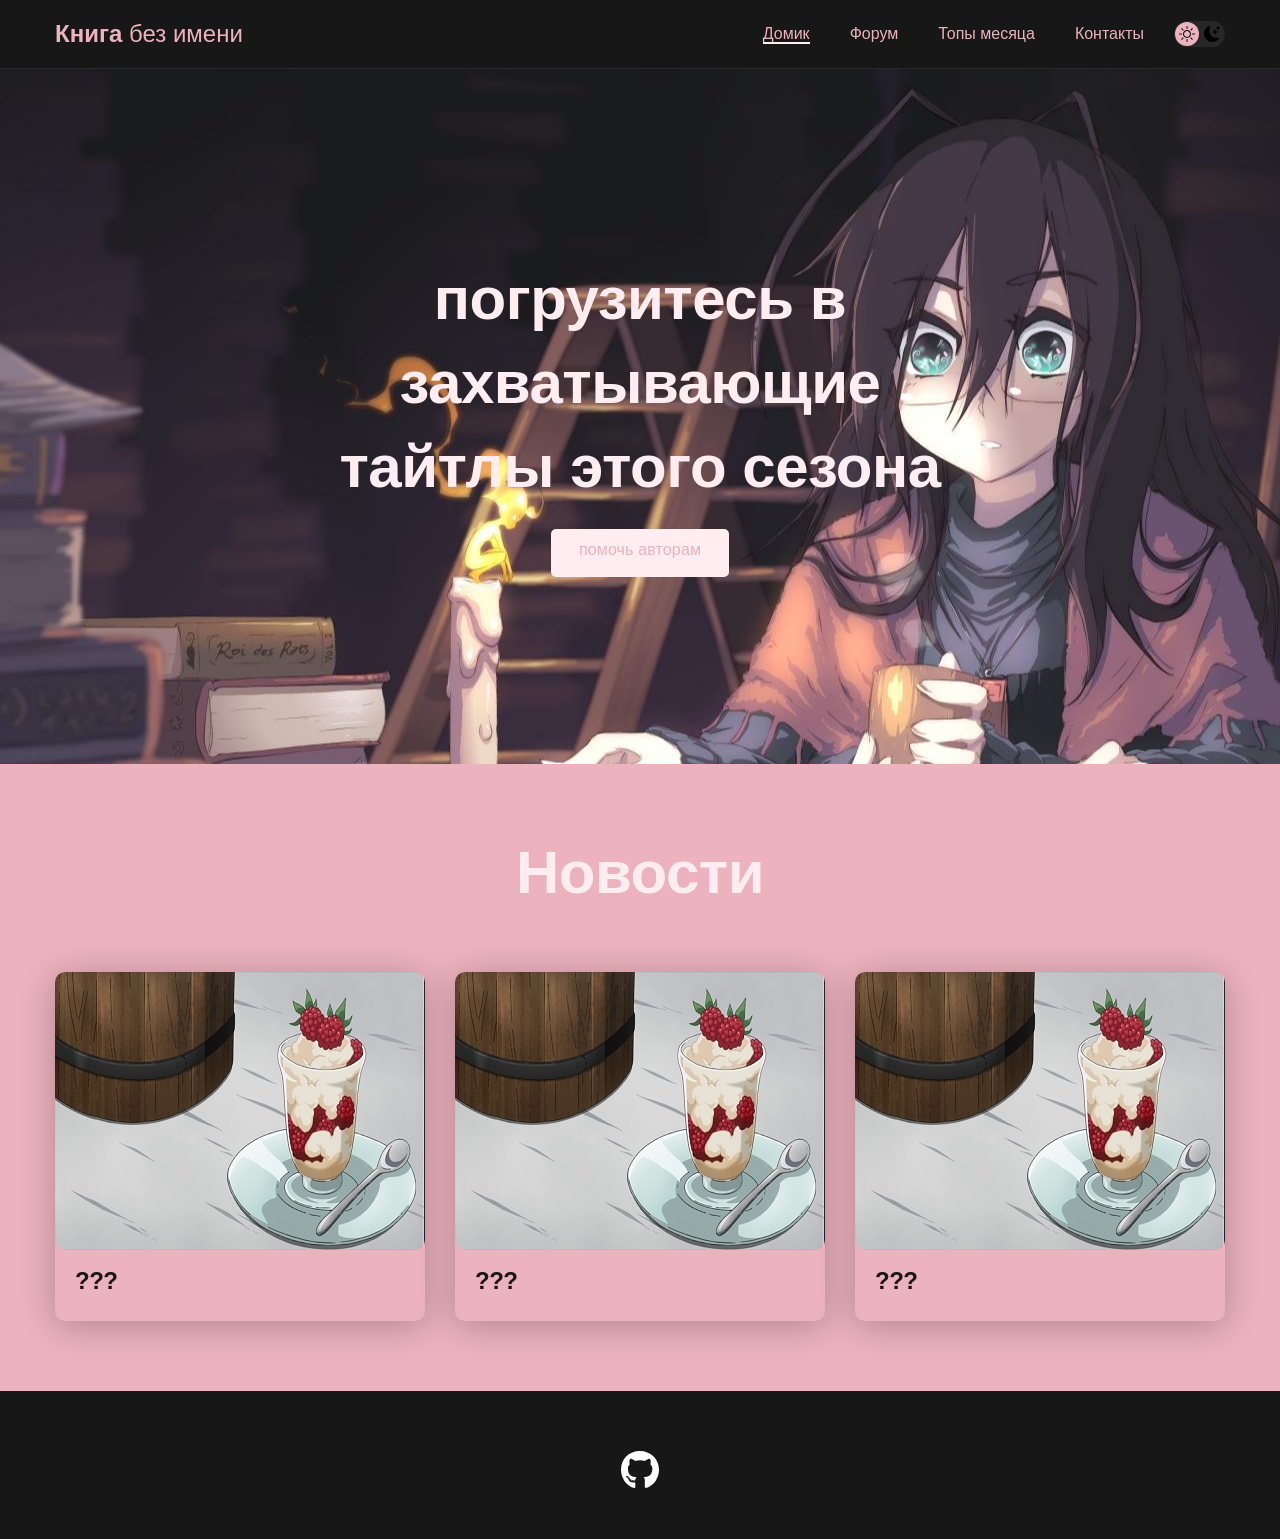
<file: index.html>
<!DOCTYPE html>
<html lang="en">
<head>
    <meta charset="UTF-8">
    <meta http-equiv="X-UA-Compatible" content="IE=edge">
    <meta name="viewport" content="width=device-width, initial-scale=1.0">
    <title>booker</title>
    <link rel="icon" type="image/png" href="fav.png">
    <link rel="stylesheet" href="./css/main.css">
</head>
<body>
    <nav class="nav">
        <div class="container">
            <div class="nav-row">
                <a href="./index.html" class="logo"><strong>Книга</strong> без имени</a>

                <button class="dark-mode-btn">
                    <img src="./img/icons/sun.svg" alt="Light mode" class="dark-mode-btn__icon">
                    <img src="./img/icons/moon.svg" alt="Dark mode" class="dark-mode-btn__icon">
                </button>

                <ul class="nav-list">
                    <li class="nav-list__item"><a href="./index.html" class="nav-list__link nav-list__link--active">Домик</a></li>
                    <li class="nav-list__item"><a href="./skills.html" class="nav-list__link">Форум</a></li>
                    <li class="nav-list__item"><a href="./galerey.html" class="nav-list__link">Топы месяца</a></li>
                    <li class="nav-list__item"><a href="./contacts.html" class="nav-list__link">Контакты</a></li>
                </ul>
            </div>
        </div>
    </nav>

    <header class="header">
        <div class="header__wrapper">
            <h1 class="header__title">
                <strong><em>погрузитесь в захватывающие тайтлы этого сезона</em></strong><br>
            </h1>
            <a href="https://www.donationalerts.com/r/grim_peach" class="btn">помочь авторам</a>
        </div>
    </header>

    <main class="section">
        <div class="container">
            <h2 class="title-1">Новости</h2>
            <ul class="projects">
                <li class="project">
                    <a href="./project-page.html">
                        <img src="./img/projects/01.jpg" alt="Project img" class="project__img">
                        <h3 class="project__title">???</h3>
                    </a>
                </li>
                <li class="project">
                    <a href="./project-page.html">
                        <img src="./img/projects/01.jpg" alt="Project img" class="project__img">
                        <h3 class="project__title">???</h3>
                    </a>
                </li>
                <li class="project">
                    <a href="./project-page.html">
                        <img src="./img/projects/01.jpg" alt="Project img" class="project__img">
                        <h3 class="project__title">???</h3>
                    </a>
                </li>
            </ul>
        </div>
    </main>
    <footer class="footer">
        <div class="container">
            <div class="footer__wrapper">
                <ul class="social">
                    <li class="social__item"><a href="https://github.com/Grimpeach"><img src="./img/icons/gitHub.svg" alt="Link"></a></li>
                </ul>
            </div>
        </div>
    </footer>

    <script src="./js/main.js"></script>

</body>
</html>
</file>
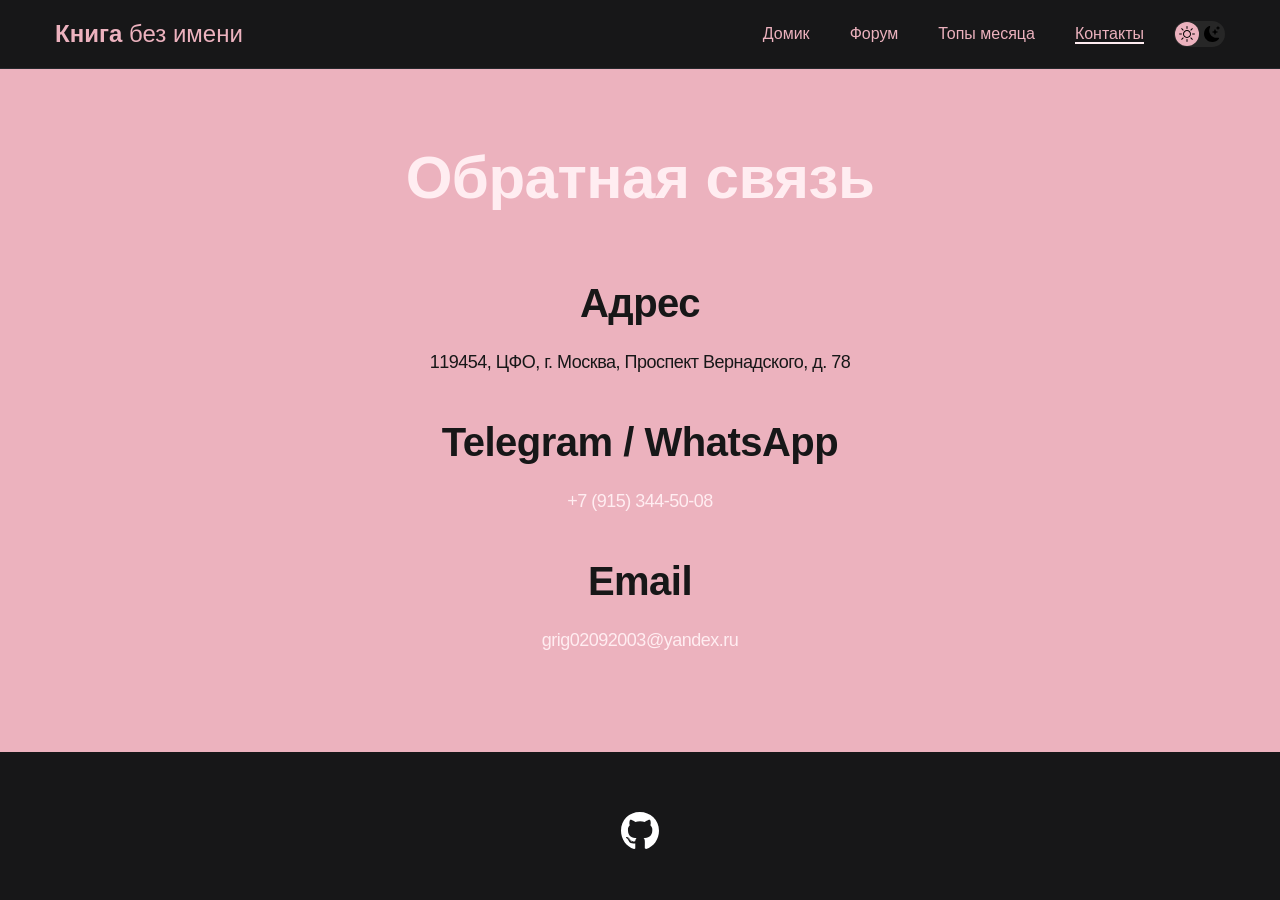
<file: contacts.html>
<!DOCTYPE html>
<html lang="en">
<head>
    <meta charset="UTF-8">
    <meta http-equiv="X-UA-Compatible" content="IE=edge">
    <meta name="viewport" content="width=device-width, initial-scale=1.0">
    <title>booker</title>
    <link rel="icon" type="image/png" href="fav.png">
    <link rel="stylesheet" href="./css/main.css">
</head>
<body>
    <nav class="nav">
        <div class="container">
            <div class="nav-row">
                <a href="./index.html" class="logo"><strong>Книга</strong> без имени</a>

                <button class="dark-mode-btn">
                    <img src="./img/icons/sun.svg" alt="Light mode" class="dark-mode-btn__icon">
                    <img src="./img/icons/moon.svg" alt="Dark mode" class="dark-mode-btn__icon">
                </button>

                <ul class="nav-list">
                    <li class="nav-list__item"><a href="./index.html" class="nav-list__link">Домик</a></li>
                    <li class="nav-list__item"><a href="./skills.html" class="nav-list__link">Форум</a></li>
                    <li class="nav-list__item"><a href="./galerey.html" class="nav-list__link">Топы месяца</a></li>
                    <li class="nav-list__item"><a href="./contacts.html" class="nav-list__link nav-list__link--active">Контакты</a></li>
                </ul>
            </div>
        </div>
    </nav>

    <main class="section">
        <div class="container">
                <h1 class="title-1">Обратная связь</h1>

                <ul class="content-list">
                    <li class="content-list__item">
                        <h2 class="title-2">Адрес</h2>
                        <p>119454, ЦФО, г. Москва, Проспект Вернадского, д. 78</p>
                    </li>
                    <li class="content-list__item">
                        <h2 class="title-2">Telegram / WhatsApp</h2>
                        <p><a href="tel:+79153445008">+7 (915) 344-50-08</a></p>
                    </li>
                    <li class="content-list__item">
                        <h2 class="title-2">Email</h2>
                        <p><a href="grig02092003@yandex.ru">grig02092003@yandex.ru</a></p>
                    </li>

                </ul>
        </div>

    </main>

    <footer class="footer">
        <div class="container">
            <div class="footer__wrapper">
                <ul class="social">
                    <li class="social__item"><a href="https://github.com/Grimpeach"><img src="./img/icons/gitHub.svg" alt="Link"></a></li>
                </ul>
            </div>
        </div>
    </footer>

    <script src="./js/main.js"></script>

</body>
</html>
</file>
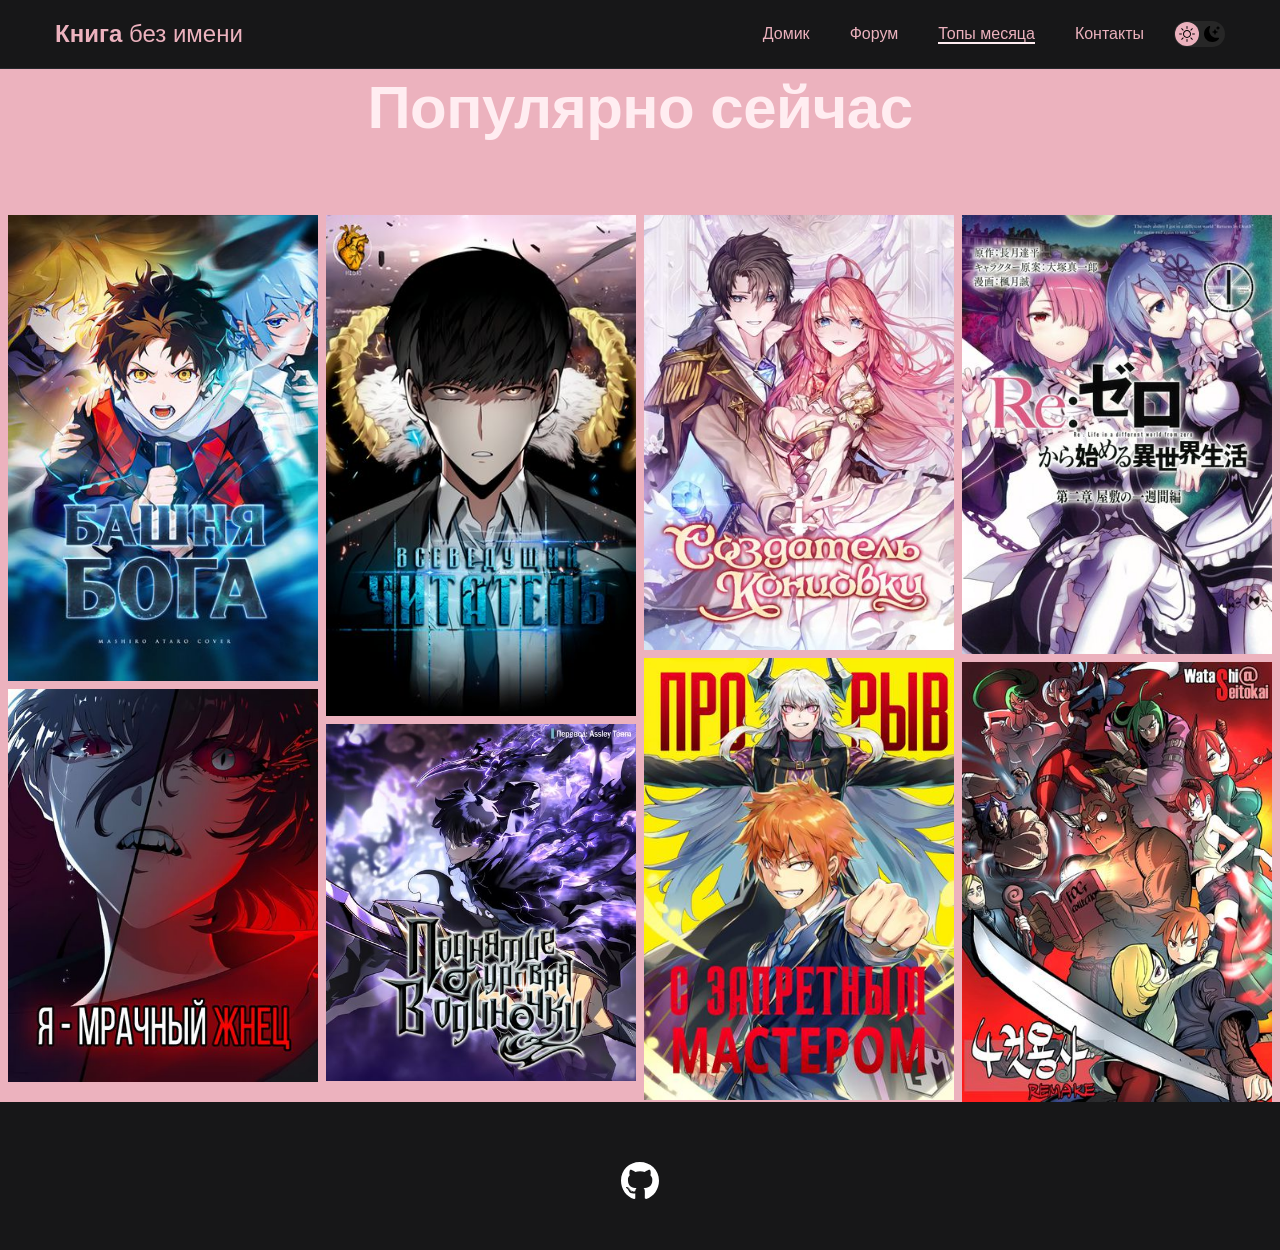
<file: galerey.html>
<!DOCTYPE html>
<html lang="en">
<head>
  <meta charset="UTF-8">
  <meta http-equiv="X-UA-Compatible" content="IE=edge">
  <meta name="viewport" content="width=device-width, initial-scale=1.0">
  <title>booker</title>
  <link rel="icon" type="image/png" href="fav.png">
  <link rel="stylesheet" href="./css/main.css">
</head>
<body>
<nav class="nav">
  <div class="container">
    <div class="nav-row">
      <a href="./index.html" class="logo"><strong>Книга</strong> без имени</a>

      <button class="dark-mode-btn">
        <img src="./img/icons/sun.svg" alt="Light mode" class="dark-mode-btn__icon">
        <img src="./img/icons/moon.svg" alt="Dark mode" class="dark-mode-btn__icon">
      </button>

      <ul class="nav-list">
        <li class="nav-list__item"><a href="./index.html" class="nav-list__link">Домик</a></li>
        <li class="nav-list__item"><a href="./skills.html" class="nav-list__link">Форум</a></li>
        <li class="nav-list__item"><a href="./galerey.html" class="nav-list__link nav-list__link--active">Топы месяца</a></li>
        <li class="nav-list__item"><a href="./contacts.html" class="nav-list__link">Контакты</a></li>
      </ul>
    </div>
  </div>
</nav>
<div class="project-details">
  <h1 class="title-1">Популярно сейчас</h1>
</div>
<!-- Photo Grid -->
<div class="row">
  <div class="column">
    <a href =""> <img src="1a.jpg" style="width:100%"></a>
    <a href =""><img src="2a.jpg" style="width:100%"></a>
  </div>
  <div class="column">
    <img src="1b.jpg" style="width:100%">
    <img src="2b.jpg" style="width:100%">
  </div>
  <div class="column">
    <img src="1с.jpg" style="width:100%">
    <img src="2c.jpg" style="width:100%">
  </div>
  <div class="column">
    <img src="1d.jpg" style="width:100%">
    <img src="2d.jpg" style="width:100%">
  </div>
</div>


<footer class="footer">
  <div class="container">
    <div class="footer__wrapper">
      <ul class="social">
        <li class="social__item"><a href="https://github.com/Grimpeach"><img src="./img/icons/gitHub.svg" alt="Link"></a></li>
      </ul>
    </div>
  </div>
</footer>

<script src="./js/main.js"></script>

</body>
</html>
</file>
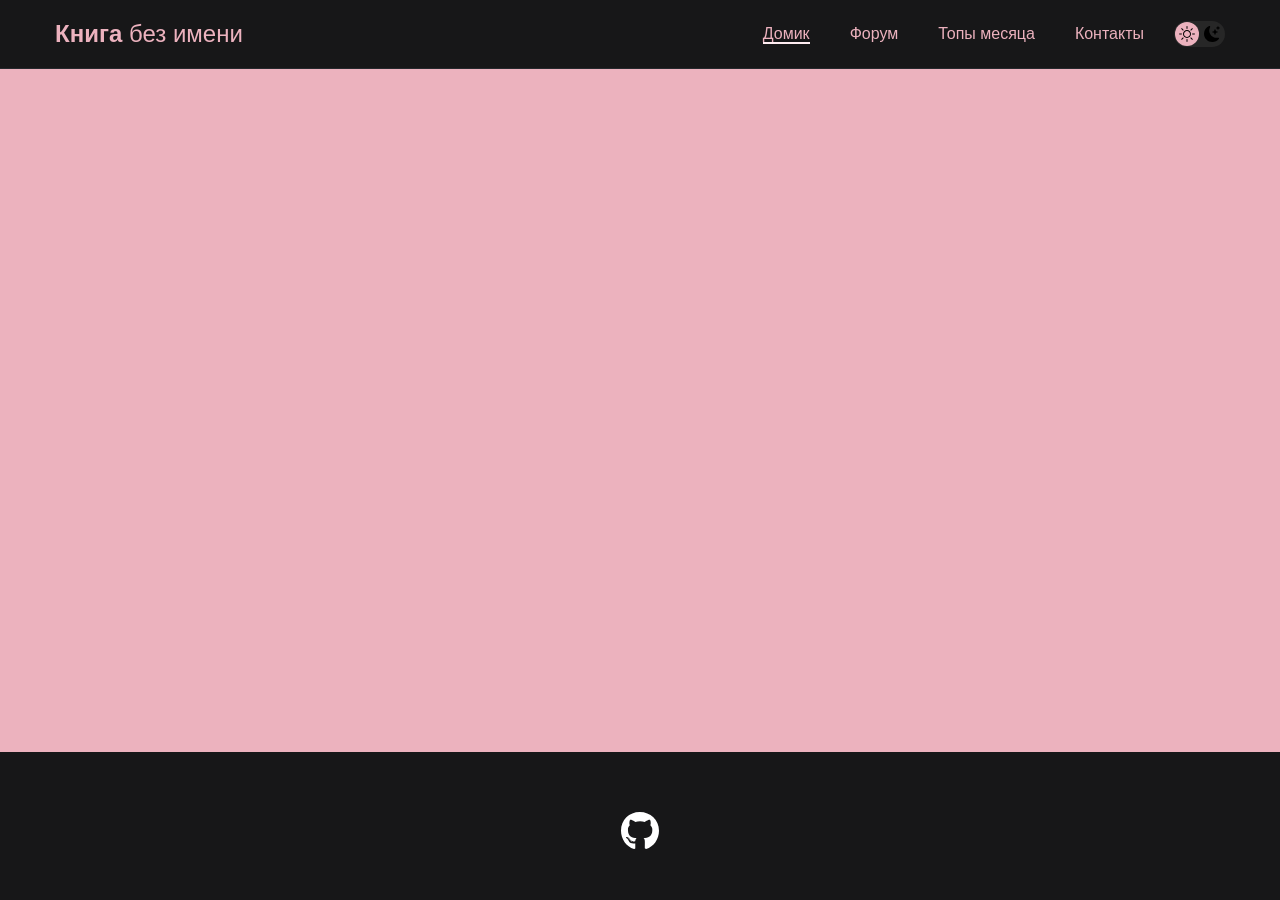
<file: project-page.html>
<!DOCTYPE html>
<html lang="en">
<head>
    <meta charset="UTF-8">
    <meta http-equiv="X-UA-Compatible" content="IE=edge">
    <meta name="viewport" content="width=device-width, initial-scale=1.0">
    <title>booker</title>
    <link rel="icon" type="image/png" href="fav.png">
    <link rel="stylesheet" href="./css/main.css">
</head>
<body>
    <nav class="nav">
        <div class="container">
            <div class="nav-row">
                <a href="./index.html" class="logo"><strong>Книга</strong> без имени</a>

                <button class="dark-mode-btn">
                    <img src="./img/icons/sun.svg" alt="Light mode" class="dark-mode-btn__icon">
                    <img src="./img/icons/moon.svg" alt="Dark mode" class="dark-mode-btn__icon">
                </button>

                <ul class="nav-list">
                    <li class="nav-list__item"><a href="./index.html" class="nav-list__link nav-list__link--active">Домик</a></li>
                    <li class="nav-list__item"><a href="./skills.html" class="nav-list__link">Форум</a></li>
                    <li class="nav-list__item"><a href="./galerey.html" class="nav-list__link">Топы месяца</a></li>
                    <li class="nav-list__item"><a href="./contacts.html" class="nav-list__link">Контакты</a></li>
                </ul>
            </div>
        </div>
    </nav>

    <main class="section">
        <div class="container">
        </div>
    </main>

    <footer class="footer">
        <div class="container">
            <div class="footer__wrapper">
                <ul class="social">
                    <li class="social__item"><a href="https://github.com/Grimpeach"><img src="./img/icons/gitHub.svg" alt="Link"></a></li>
                </ul>
            </div>
        </div>
    </footer>

    <script src="./js/main.js"></script>

</body>
</html>
</file>
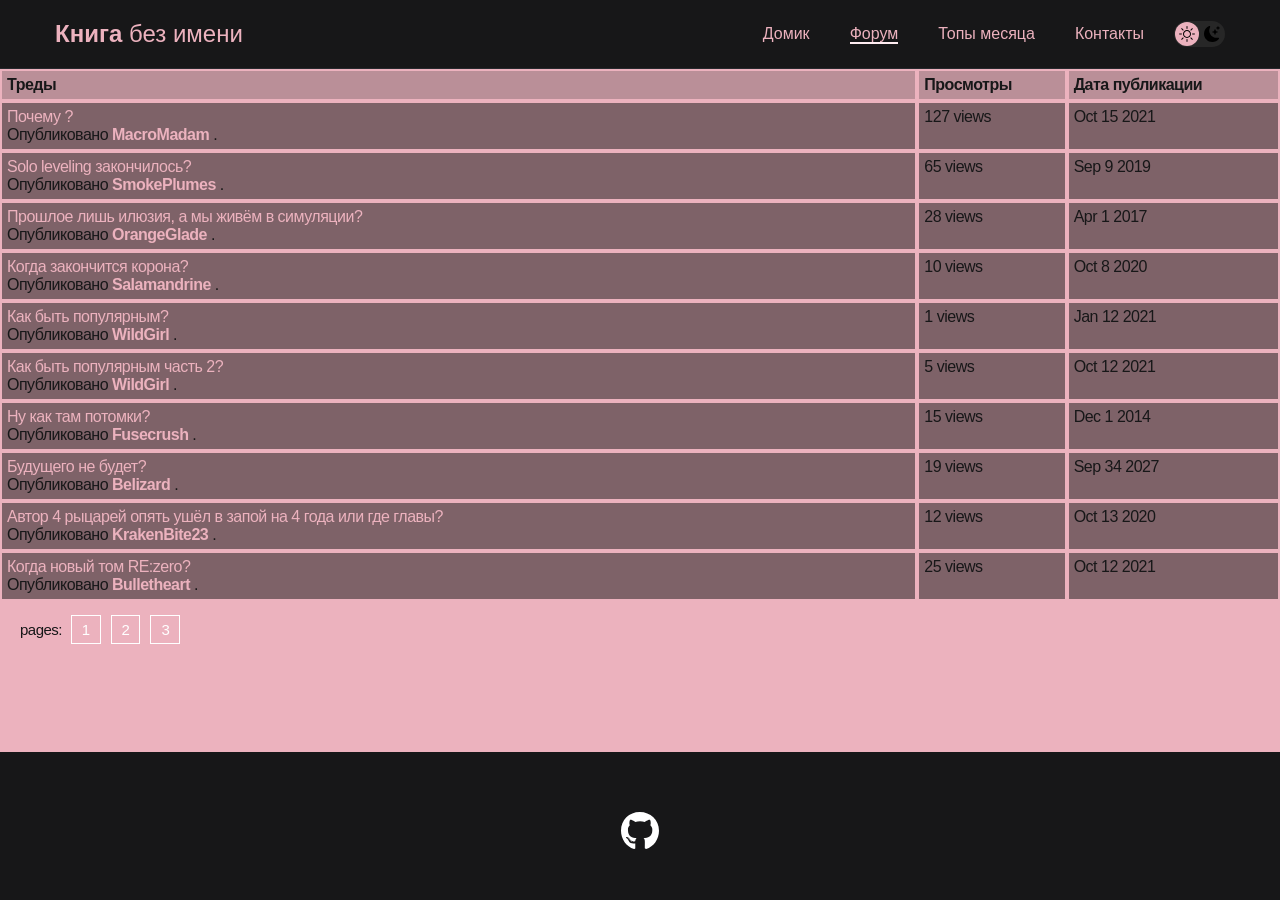
<file: skills.html>
<!DOCTYPE html>
<html lang="en">
<head>
    <meta charset="UTF-8">
    <meta http-equiv="X-UA-Compatible" content="IE=edge">
    <meta name="viewport" content="width=device-width, initial-scale=1.0">
    <title>booker</title>
    <link rel="icon" type="image/png" href="fav.png">
    <link rel="stylesheet" href="./css/main.css">
    <link rel="stylesheet" href="css/index.css">
</head>
<body>
    <nav class="nav">
        <div class="container">
            <div class="nav-row">
                <a href="./index.html" class="logo"><strong>Книга</strong> без имени</a>

                <button class="dark-mode-btn">
                    <img src="./img/icons/sun.svg" alt="Light mode" class="dark-mode-btn__icon">
                    <img src="./img/icons/moon.svg" alt="Dark mode" class="dark-mode-btn__icon">
                </button>

                <ul class="nav-list">
                    <li class="nav-list__item"><a href="./index.html" class="nav-list__link">Домик</a></li>
                    <li class="nav-list__item"><a href="./skills.html" class="nav-list__link nav-list__link--active">Форум</a></li>
                    <li class="nav-list__item"><a href="./galerey.html" class="nav-list__link">Топы месяца</a></li>
                    <li class="nav-list__item"><a href="./contacts.html" class="nav-list__link">Контакты</a></li>
                </ul>
            </div>
        </div>
    </nav>




    <div class="posts-table">
        <div class="table-head">
            <div class="subjects">Треды</div>
            <div class="replies">Просмотры</div>
            <div class="last-reply">Дата публикации</div>
        </div>
        <div class="table-row">
            <div class="subjects">
                <a href="">Почему ?</a>
                <br>
                <span>Опубликовано <b><a href="">MacroMadam</a></b> .</span>
            </div>
            <div class="replies">
                127 views
            </div>

            <div class="last-reply">
                Oct 15 2021
            </div>
        </div>
        <!--starts here-->
        <div class="table-row">
            <div class="subjects">
                <a href="">Solo leveling закончилось?</a>
                <br>
                <span>Опубликовано <b><a href="">SmokePlumes</a></b> .</span>
            </div>
            <div class="replies">
                65 views
            </div>

            <div class="last-reply">
                Sep 9 2019
            </div>
        </div>

        <div class="table-row">
            <div class="subjects">
                <a href="">Прошлое лишь илюзия, а мы живём в симуляции?</a>
                <br>
                <span>Опубликовано <b><a href="">OrangeGlade</a></b> .</span>
            </div>
            <div class="replies">
                28 views
            </div>

            <div class="last-reply">
                Apr 1 2017
            </div>
        </div>

        <div class="table-row">
            <div class="subjects">
                <a href="">Когда закончится корона?</a>
                <br>
                <span>Опубликовано <b><a href="">Salamandrine</a></b> .</span>
            </div>
            <div class="replies">
                10 views
            </div>

            <div class="last-reply">
                Oct 8 2020
            </div>
        </div>

        <div class="table-row">
            <div class="subjects">
                <a href="">Как быть популярным?</a>
                <br>
                <span>Опубликовано <b><a href="">WildGirl</a></b> .</span>
            </div>
            <div class="replies">
                1 views
            </div>

            <div class="last-reply">
                Jan 12 2021
            </div>
        </div>

        <div class="table-row">
            <div class="subjects">
                <a href="">Как быть популярным часть 2?</a>
                <br>
                <span>Опубликовано <b><a href="">WildGirl</a></b> .</span>
            </div>
            <div class="replies">
                5 views
            </div>

            <div class="last-reply">
                Oct 12 2021
            </div>
        </div>


        <div class="table-row">
            <div class="subjects">
                <a href="">Ну как там потомки?</a>
                <br>
                <span>Опубликовано <b><a href="">Fusecrush</a></b> .</span>
            </div>
            <div class="replies">
                15 views
            </div>

            <div class="last-reply">
                Dec 1 2014
            </div>
        </div>

        <div class="table-row">
            <div class="subjects">
                <a href="">Будущего не будет?</a>
                <br>
                <span>Опубликовано <b><a href="">Belizard</a></b> .</span>
            </div>
            <div class="replies">
                19 views
            </div>

            <div class="last-reply">
                Sep 34 2027
            </div>
        </div>

        <div class="table-row">
            <div class="subjects">
                <a href="">Автор 4 рыцарей опять ушёл в запой на 4 года или где главы?</a>
                <br>
                <span>Опубликовано <b><a href="">KrakenBite23</a></b> .</span>
            </div>
            <div class="replies">
                12 views
            </div>

            <div class="last-reply">
                Oct 13 2020
            </div>
        </div>

        <div class="table-row">
            <div class="subjects">
                <a href="">Когда новый том RE:zero?</a>
                <br>
                <span>Опубликовано <b><a href="">Bulletheart</a></b> .</span>
            </div>
            <div class="replies">
                25 views
            </div>

            <div class="last-reply">
                Oct 12 2021
            </div>
        </div>
        <!--ends here-->
    </div>
    <!--Pagination starts-->
    <div class="pagination">
        pages: <a href="">1</a><a href="">2</a><a href="">3</a>
    </div>
    <!--pagination ends-->
    </div>



    <footer class="footer">
        <div class="container">
            <div class="footer__wrapper">
                <ul class="social">
                    <li class="social__item"><a href="https://github.com/Grimpeach"><img src="./img/icons/gitHub.svg" alt="Link"></a></li>
                </ul>
            </div>
        </div>
    </footer>

    <script src="./js/main.js"></script>

</body>
</html>
</file>
<file: css/main.css>
@import "./reset.css";

/*
font-family: 'DM Sans', sans-serif;
font-family: 'Poppins', sans-serif;
*/

/* * {
    border: 1px solid red;
} */

:root {
    --blackpure: #000;
    --black: #171718;
    --black-border: #26292D;
    --white: #ecb2be;
    --purple: #ffedf1;

    --text-color: var(--black);

    --dark-bg: var(--black);
    --dark-border: var(--black-border);
    --header-text: var(--white);
    --accent: var(--purple);

    /* Light mode */
    --page-bg: var(--white);
    --text-color: var(--black);

    --title-1: var(--accent);

    --project-card-bg: var(--white);
    --project-card-text: var(--black);
    --box-shadow: 0px 5px 35px rgba(0, 0, 0, 0.25);
}

.dark {
     /* Dark mode */
    --page-bg: #252526;
    --text-color: var(--white);

    --title-1: var(--white);

    --project-card-bg: var(--black);
    --project-card-text: var(--white);
    --box-shadow: 0px 5px 35px rgba(0, 0, 0, 0.8);
}

html, body {
    display: flex;
    flex-direction: column;
    min-height: 100vh;

    font-family: 'DM Sans', sans-serif;
    letter-spacing: -0.5px;

    /* Light mode */
    background-color: var(--page-bg);
    color: var(--text-color);
}

/* General */

.container {
    margin: 0 auto;
    padding: 0 15px;
    max-width: 1200px;
}

.none {
    display: none !important;
}

.section {
    padding: 70px 0;
}

.title-1 {
    margin-bottom: 60px;

    font-size: 60px;
    font-weight: 700;
    line-height: 1.3;
    color: var(--title-1);
    text-align: center;
}

.title-2 {
    margin-bottom: 20px;

    font-size: 40px;
    font-weight: 700;
    line-height: 1.3;
}

/* Nav */

.nav {
    padding: 20px 0;
    border-bottom: 1px solid var(--dark-border);
    background-color: var(--dark-bg);
    color: var(--header-text);
    letter-spacing: normal;
}

.nav-row {
    display: flex;
    justify-content: flex-end;
    align-items: center;
    column-gap: 30px;
    row-gap: 20px;
    flex-wrap: wrap;
}

.logo {
    margin-right: auto;
    color: var(--header-text);
    font-size: 24px;
    font-family: 'Poppins', sans-serif;
}

.logo strong {
    font-weight: 700;
}

.nav-list {
    display: flex;
    flex-wrap: wrap;
    row-gap: 10px;
    align-items: center;
    column-gap: 40px;
    font-size: 16px;
    font-weight: 500;
    font-family: 'Poppins', sans-serif;
}

.nav-list__link {
    color: var(--header-text);
    transition: opacity 0.2s ease-in;
}

.nav-list__link:hover {
    opacity: 0.8;
}

.nav-list__link--active {
    position: relative;
}

.nav-list__link--active::before {
    content: "";

    position: absolute;
    left: 0;
    top: 100%;

    display: block;
    height: 2px;
    width: 100%;
    background-color: var(--accent);
}

/* Dark mode btn */

.dark-mode-btn {
    order: 9;

    position: relative;
    display: flex;
    justify-content: space-between;

    width: 51px;
    height: 26px;
    padding: 5px;

    border-radius: 50px;
    background-color: #272727;
}

.dark-mode-btn::before {
    content: "";

    position: absolute;
    top: 1px;
    left: 1px;

    display: block;
    width: 24px;
    height: 24px;

    border-radius: 50%;
    background-color: var(--white);

    transition: left 0.2s ease-in;
}

.dark-mode-btn--active::before {
    left: 26px;
}

.dark-mode-btn__icon {
    position: relative;
    z-index: 9;
}

/* Header */

.header {
    padding: 40px 0;
    min-height: 695px;

    display: flex;
    justify-content: center;
    align-items: center;

    background-color: var(--dark-bg);
    background-image: url('./../img/header-bg.png');
    background-repeat: no-repeat;
    background-size: auto;
    background-position: center center;

    color: var(--header-text);
    text-align: center;
}

.header__wrapper {
    padding: 0 15px;
    max-width: 660px;
}

.header__title {
    margin-bottom: 20px;
    font-size: 40px;
    font-weight: 700;
    line-height: 1.4;
}

.header__title strong {
    font-size: 60px;
    font-weight: 700;
}

.header__title em {
    font-style: normal;
    color: var(--accent);
}

.header__text {
    margin-bottom: 40px;
    font-size: 18px;
    line-height: 1.333;
}

.header__text p + p{
    margin-top: 0.5em;
}

/* Btn */

.btn {
    display: inline-block;
    height: 48px;
    padding: 12px 28px;

    border-radius: 5px;
    background-color: var(--accent);
    color: var(--white);
    letter-spacing: 0.15px;
    font-size: 16px;
    font-weight: 500;

    transition: opacity 0.2s ease-in;
}

.btn:hover {
    opacity: 0.8;
}

.btn:active {
    position: relative;
    top: 1px;
}

/* Btn outline */

.btn-outline {
    display: flex;
    column-gap: 10px;
    align-items: center;

    height: 48px;
    padding: 12px 20px;

    border-radius: 5px;
    border: 1px solid var(--blackpure);
    background-color: var(--white);
    color: var(--blackpure);

    transition: opacity 0.2s ease-in;
}

.btn-outline:hover {
    opacity: 0.8;
}

.btn-outline:active {
    position: relative;
    top: 1px;
}

/* Projects  */

.projects {
    display: flex;
    justify-content: center;
    flex-wrap: wrap;
    column-gap: 30px;
    row-gap: 30px;
}

.project {
    max-width: 370px;
    background-color: var(--project-card-bg);
    box-shadow: var(--box-shadow);
    border-radius: 10px;
}

.project__img {
    border-radius: 10px;
}

.project__title {
    padding: 15px 20px 25px;
    font-weight: 700;
    font-size: 24px;
    line-height: 1.3;
    color: var(--project-card-text);
}

/* Project details */

.project-details {
    margin: 0 auto;
    max-width: 865px;

    display: flex;
    flex-direction: column;
    align-items: center;

    text-align: center;
}

.project-details__cover {
    max-width: 100%;
    margin-bottom: 40px;

    box-shadow: 0px 5px 35px rgba(0, 0, 0, 0.25);
    border-radius: 10px;
}

.project-details__desc {
    margin-bottom: 30px;

    font-weight: 700;
    font-size: 24px;
    line-height: 1.3;
}

/* Content list */

.content-list {
    margin: 0 auto;
    max-width: 570px;
    display: flex;
    flex-direction: column;
    align-items: center;
    row-gap: 40px;
    text-align: center;
}

.content-list a {
    color: var(--accent);
}

.content-list__item {
    font-size: 18px;
    line-height: 1.5;
}

.content-list__item p + p {
    margin-top: 0.5em;
}

/* Footer */

.footer {
    margin-top: auto;
    padding: 60px 0 50px;
    background-color: var(--dark-bg);
    color: var(--header-text);
}

.footer__wrapper {
    display: flex;
    flex-direction: column;
    align-items: center;
    row-gap: 27px;
}

.social {
    display: flex;
    column-gap: 30px;
    align-items: center;
}

.copyright {
    font-size: 16px;
}

.copyright p + p {
    margin-top: 0.5em;
}

@media (max-width: 620px) {

    /* Header  */

    .header {
        min-height: unset;
    }

    .header__title {
        font-size: 30px;
    }

    .header__title strong {
        font-size: 40px;
    }

    /* Nav */

    .nav-row {
        justify-content: space-between;
    }

    .dark-mode-btn {
        order: 0;
    }

    /* General */

    .section {
        padding: 40px 0;
    }

    .title-1 {
        margin-bottom: 30px;
        font-size: 40px;
    }

    .title-2 {
        margin-bottom: 10px;
        font-size: 30px;
    }

    /* Projects */

    .project__title {
        font-size: 22px;
    }

    /* Project page */

    .project-details__desc {
        margin-bottom: 20px;
        font-size: 22px;
    }

    /* Content List */

    .content-list {
        row-gap: 20px;
    }

    .content-list__item {
        font-size: 16px;
    }

    /* Footer */

    .footer {
        padding: 40px 0 30px;
    }

    .footer__wrapper {
        row-gap: 20px;
    }

    /* Social */

    .social {
        column-gap: 20px;
    }

    .social__item {
        width: 28px;
    }

}

.row {
    display: flex;
    flex-wrap: wrap;
    padding: 0 4px;
}

/* Создайте четыре равных столбца, расположенных рядом друг с другом */
.column {
    flex: 25%;
    max-width: 25%;
    padding: 0 4px;
}

.column img {
    margin-top: 8px;
    vertical-align: middle;
}

/* Адаптивный макет - создает макет с двумя столбцами вместо четырех столбцов. */
@media screen and (max-width: 800px) {
    .column {
        flex: 50%;
        max-width: 50%;
    }
}

/* Адаптивная компоновка - позволяет двум столбцам располагаться друг на друге, а не рядом друг с другом. */
@media screen and (max-width: 600px) {
    .column {
        flex: 100%;
        max-width: 100%;
    }
}
</file>
<file: css/index.css>
:root {
	--color-light: #3c3f41;
	--color-dark: #a1a1a1;
	--color-unaccent: #808080;
	--color-error-light: #f26b6b;
	--color-error-dark: #d65c5c;

	--spacing-small: 10px;
	--spacing-medium: 15px;
	--spacing-large: 30px;

	--border-radius: 3px;
	--linear-gradient: linear-gradient(to right, #c9548e, #bc3e7e, rgba(187, 62, 126, 0.78), rgba(217, 141, 177, 0.69));
	--box-shadow:
		0 16px 24px 2px rgb(187, 62, 126),
		0 6px 30px 5px rgb(0, 0, 0),
		0 8px 10px -5px rgba(0, 0, 0, 0.1);
}

.subjects a{
	color: var(--white);
}

* {
	box-sizing: border-box;
}

::-webkit-scrollbar {
	width: 8px;
}

/* posts table's head  */
.table-head{
	display: flex;
}

.table-head div{
	padding: 5px;
	margin: 2px;
	background-color: rgba(44, 44, 44, 0.26);
	font-weight: bold;
}

.table-head .status{
	flex: 5%;
}

.table-head .subjects{
	flex: 70%;
}

.table-head .replies{
	flex: 10%;
}

.table-head .last-reply{
	flex: 15%;
}

/* posts table's body  */

.table-row{
	display: flex;
}

.table-row .status, .table-row .subjects, .table-row .replies, .table-row .last-reply{
	padding: 5px;
	margin: 2px;
	background-color: rgba(19, 20, 21, 0.5);
}

.table-row .status{
	flex: 5%;
	font-size: 30px;
	text-align: center;
}

.table-row .subjects{
	flex: 70%;
}

.table-row .replies{
	flex: 10%;
}

.table-row .last-reply{
	flex: 15%;
}

/* navigation path*/
.navigate{
	margin-block: 20px;
	font-weight: lighter;
	font-size: 24px;
}

.navigate a{
	color: #a83a3a;
}


/* Pagination*/

.pagination{
	padding: 20px;
	font-size: 15px;
}

.pagination a{
	color: #fff;
	margin-inline: 5px;
	padding: 5px 10px;
	border: solid 0.5px #fff;
}

.pagination a:hover{
	opacity: 0.5;
}

.note{
	background-color:#111314;
	padding: 20px;
	display: block;
}

.note span{
	font-size: 20px;
	margin-block: 5px;
}
</file>
